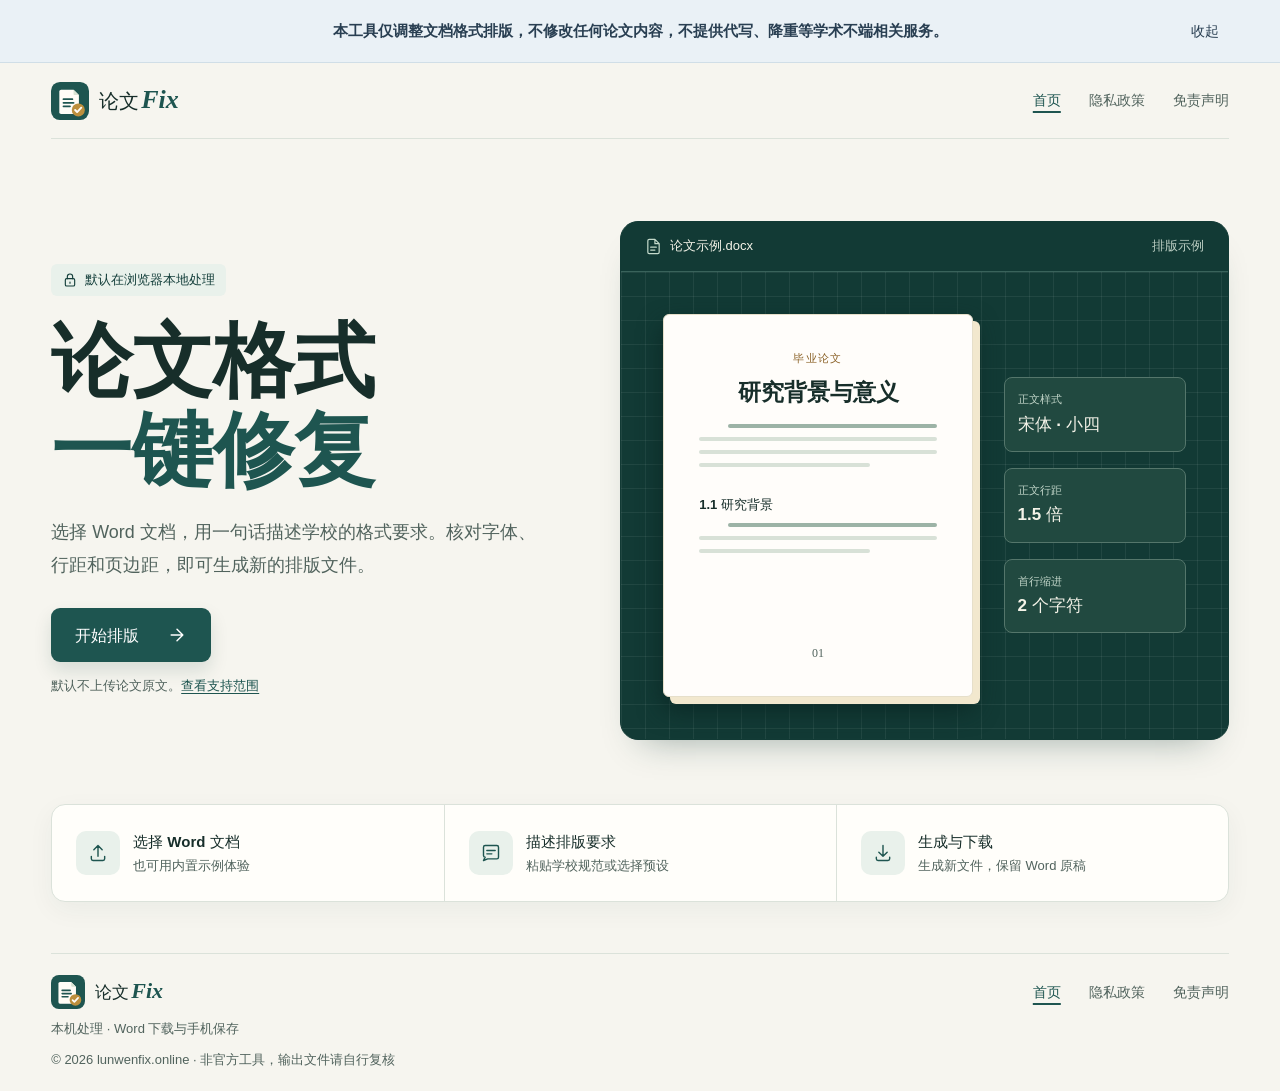
<file: index.html>
<!doctype html>
<html lang="zh-CN">
<head>
  <meta charset="utf-8">
  <meta name="viewport" content="width=device-width,initial-scale=1,viewport-fit=cover">
  <meta name="theme-color" content="#f6f5ef">
  <meta name="referrer" content="no-referrer">

  <!-- SEO：标题、描述与关键词 -->
  <title>论文格式一键修复 · lunwenfix.online｜本地处理，不上传论文原文</title>
  <meta name="description" content="lunwenfix.online 论文格式修复：上传 .docx，用一句话描述字体、字号、行距、缩进等要求，在浏览器本地完成排版并下载。默认不上传论文原文，AI 模式仅发送格式规则。支持参考文献 GB/T 7714 悬挂缩进，并附工具能力边界说明。">
  <meta name="keywords" content="论文格式,毕业论文排版,Word格式修复,参考文献格式,GB/T 7714,论文格式一键修复,docx排版">
  <meta name="author" content="lunwenfix.online">
  <link rel="canonical" href="https://lunwenfix.online/">
  <meta name="robots" content="index,follow">
  <link rel="sitemap" type="application/xml" title="Sitemap" href="./sitemap.xml">

  <!-- Open Graph / 微信等平台分享卡片 -->
  <meta property="og:type" content="website">
  <meta property="og:site_name" content="论文 Fix · lunwenfix.online">
  <meta property="og:title" content="论文格式一键修复 · 本地处理，不上传论文原文">
  <meta property="og:description" content="上传 .docx，用一句话描述格式要求，浏览器本地排版并下载。默认不上传论文原文，AI 仅发送格式规则。">
  <meta property="og:url" content="https://lunwenfix.online/">
  <meta property="og:image" content="https://lunwenfix.online/assets/og-cover.png">
  <meta property="og:image:width" content="1200">
  <meta property="og:image:height" content="630">
  <meta property="og:image:alt" content="论文格式一键修复 · 本地安全处理，不上传论文原文">
  <meta property="og:locale" content="zh_CN">

  <!-- Twitter / X 分享卡片 -->
  <meta name="twitter:card" content="summary_large_image">
  <meta name="twitter:title" content="论文格式一键修复 · lunwenfix.online">
  <meta name="twitter:description" content="浏览器本地处理 .docx，默认不上传论文原文；一句话描述格式要求，生成并下载修复后的文档。">
  <meta name="twitter:image" content="https://lunwenfix.online/assets/og-cover.png">
  <meta name="twitter:image:alt" content="论文格式一键修复 · 本地安全处理">

  <!-- 品牌图标：SVG / ICO / Apple Touch / PWA -->
  <link rel="icon" href="./favicon.ico" sizes="any">
  <link rel="icon" type="image/svg+xml" href="./favicon.svg">
  <link rel="apple-touch-icon" href="./apple-touch-icon.png">
  <link rel="manifest" href="./manifest.webmanifest">

  <link rel="stylesheet" href="./styles.css?v=compliance-checklist">
  <script src="./config.js" defer></script>
  <script src="./jszip.min.js" defer></script>
  <script src="./rules.js" defer></script>
  <script src="./formatter.js" defer></script>
  <script src="./sample-doc.js" defer></script>
  <script src="./local-files.js" defer></script>
  <script src="./downloads.js?v=cache-retention" defer></script>
  <script src="./site.js?v=compliance-checklist" defer></script>
  <script src="./app.js?v=cache-retention" defer></script>
</head>
<body>
  <svg class="icon-definitions" xmlns="http://www.w3.org/2000/svg" aria-hidden="true">
    <symbol id="icon-arrow" viewBox="0 0 24 24"><path d="M5 12h14m-7-7 7 7-7 7"/></symbol>
    <symbol id="icon-file" viewBox="0 0 24 24"><path d="M14 2H6a2 2 0 0 0-2 2v16a2 2 0 0 0 2 2h12a2 2 0 0 0 2-2V8zm0 0v6h6M8 13h8m-8 4h6"/></symbol>
    <symbol id="icon-upload" viewBox="0 0 24 24"><path d="M12 16V3m-5 5 5-5 5 5M4 16v3a2 2 0 0 0 2 2h12a2 2 0 0 0 2-2v-3"/></symbol>
    <symbol id="icon-message" viewBox="0 0 24 24"><path d="M5 17 3 21l5-2h11a2 2 0 0 0 2-2V5a2 2 0 0 0-2-2H5a2 2 0 0 0-2 2v10a2 2 0 0 0 2 2Zm2-8h10m-10 4h6"/></symbol>
    <symbol id="icon-list" viewBox="0 0 24 24"><path d="M9 6h11M9 12h11M9 18h11M4 6h.01M4 12h.01M4 18h.01"/></symbol>
    <symbol id="icon-check" viewBox="0 0 24 24"><path d="m5 12 4 4L19 6"/></symbol>
    <symbol id="icon-lock" viewBox="0 0 24 24"><rect x="5" y="10" width="14" height="11" rx="2"/><path d="M8 10V7a4 4 0 1 1 8 0v3m-4 5v2"/></symbol>
    <symbol id="icon-download" viewBox="0 0 24 24"><path d="M12 3v13m-5-5 5 5 5-5M4 17v2a2 2 0 0 0 2 2h12a2 2 0 0 0 2-2v-2"/></symbol>
  </svg>
  <a class="skip-link" href="#launchMain">跳到主要内容</a>

  <aside id="complianceBanner" class="compliance-banner" aria-label="学术使用声明">
    <div class="compliance-inner">
      <p id="complianceMessage">本工具仅调整文档格式排版，不修改任何论文内容，不提供代写、降重等学术不端相关服务。</p>
      <p id="complianceCompact" hidden>学术使用声明</p>
      <button id="complianceToggle" class="compliance-toggle" type="button" aria-expanded="true" aria-controls="complianceMessage" hidden>收起</button>
    </div>
  </aside>

  <header class="topbar">
    <a class="brand" href="./" aria-label="论文 Fix 首页">
      <img class="brand-icon" src="./favicon.svg" width="38" height="38" alt="">
      <span>论文<span class="brand-fix">Fix</span></span>
    </a>
    <nav class="topnav" aria-label="主导航">
      <a href="./" data-nav="home">首页</a>
      <a href="./privacy.html">隐私政策</a>
      <a href="./disclaimer.html">免责声明</a>
    </nav>
  </header>

  <!-- 启动开始界面（P1-12）：单页双视图，刷新后默认显示 -->
  <div id="launchView" class="launch-view">
    <main class="launch-main" id="launchMain" aria-labelledby="launchTitle" tabindex="-1">
      <div class="hero">
        <div class="hero-content">
          <p class="privacy-label"><svg class="icon" aria-hidden="true"><use href="#icon-lock"/></svg>默认在浏览器本地处理</p>
          <h1 id="launchTitle">论文格式<span>一键修复</span></h1>
          <p class="launch-intro">选择 Word 文档，用一句话描述学校的格式要求。核对字体、行距和页边距，即可生成新的排版文件。</p>
          <button id="startJourney" class="button start-button" type="button">
            <span>开始排版</span><svg class="icon" aria-hidden="true"><use href="#icon-arrow"/></svg>
          </button>
          <p class="launch-boundary">默认不上传论文原文。<a href="./disclaimer.html">查看支持范围</a></p>
        </div>
        <figure class="hero-demo">
          <figcaption class="demo-caption">
            <span><svg class="icon" aria-hidden="true"><use href="#icon-file"/></svg>论文示例.docx</span>
            <span>排版示例</span>
          </figcaption>
          <div class="demo-body">
            <div class="demo-paper" aria-hidden="true">
              <div class="demo-kicker">毕业论文</div>
              <div class="demo-title">研究背景与意义</div>
              <div class="demo-lines"><i></i><i></i><i></i><i></i></div>
              <div class="demo-subhead">1.1 研究背景</div>
              <div class="demo-lines"><i></i><i></i><i></i></div>
              <div class="demo-page-number">01</div>
            </div>
            <dl class="demo-rules">
              <div><dt>正文样式</dt><dd>宋体 · 小四</dd></div>
              <div><dt>正文行距</dt><dd>1.5 倍</dd></div>
              <div><dt>首行缩进</dt><dd>2 个字符</dd></div>
            </dl>
          </div>
        </figure>
      </div>
      <ol class="workflow" aria-label="排版流程">
        <li><span class="workflow-icon"><svg class="icon" aria-hidden="true"><use href="#icon-upload"/></svg></span><div><strong>选择 Word 文档</strong><p>也可用内置示例体验</p></div></li>
        <li><span class="workflow-icon"><svg class="icon" aria-hidden="true"><use href="#icon-message"/></svg></span><div><strong>描述排版要求</strong><p>粘贴学校规范或选择预设</p></div></li>
        <li><span class="workflow-icon"><svg class="icon" aria-hidden="true"><use href="#icon-download"/></svg></span><div><strong>生成与下载</strong><p>生成新文件，保留 Word 原稿</p></div></li>
      </ol>
    </main>
  </div>

  <!-- 工具主界面（原有页面，进入后展示） -->
  <div id="appView" class="app-view" hidden>
    <main class="workspace" id="mainContent" tabindex="-1">
      <div class="intro">
        <div><h1 tabindex="-1">论文排版工作台</h1><p>选择文档，描述格式要求，核对后生成 Word 文件。</p></div>
        <p class="privacy-label"><svg class="icon" aria-hidden="true"><use href="#icon-lock"/></svg>默认本地处理</p>
      </div>
      <div id="connection" class="notice" role="status">正在准备格式助手…</div>
      <button id="localFallback" class="button outline" type="button" hidden>仅使用本机规则解析</button>
      <div id="resume" class="notice" hidden></div>
      <div class="layout">
        <div class="left-column">
          <section class="panel upload-panel" id="uploadPanel" aria-labelledby="uploadTitle">
            <div class="section-label"><span class="step" aria-hidden="true">01</span><h2 id="uploadTitle">选择论文</h2></div>
            <label class="drop-zone" id="dropZone" for="file">
              <span class="upload-mark"><svg class="icon" aria-hidden="true"><use href="#icon-upload"/></svg></span>
              <span class="file-description"><strong id="fileName">点击选择或拖放 Word 文档</strong><span id="fileMeta">本地模式支持 .docx</span></span>
              <span class="pick-label" aria-hidden="true">选择文件</span>
            </label>
            <input id="file" class="sr-only" type="file" accept=".docx,.doc,application/msword,application/vnd.openxmlformats-officedocument.wordprocessingml.document" aria-describedby="privacyNote uploadError">
            <p id="uploadError" class="field-error" role="alert"></p>
            <div class="sample-row">
              <button id="loadSample" class="button outline" type="button" aria-describedby="sampleHint">加载示例文档</button>
              <p id="sampleHint" class="small-note">用内置 .docx 体验完整排版流程。</p>
            </div>
            <p id="largeFileHint" class="large-file-hint" role="status" hidden></p>
            <p id="privacyNote" class="small-note">文档在当前浏览器内处理，不上传。原稿不会被覆盖。</p>
            <p id="wechatStart" class="wechat-help" hidden></p>
            <details class="capability-card" id="capabilityCard">
              <summary>查看格式支持范围</summary>
              <p>本工具只调整段落级排版，以下内容<strong>不支持自动处理</strong>，会保留原样或跳过：</p>
              <ul class="capability-list">
                <li>页眉、页脚、页码</li>
                <li>自动目录</li>
                <li>封面版式</li>
                <li>复杂公式</li>
                <li>三线表</li>
                <li>悬挂缩进以外的复杂表格样式</li>
                <li>斜体</li>
                <li>字体颜色</li>
                <li>下划线</li>
                <li>分栏</li>
                <li>横向页面</li>
                <li>手动分页</li>
              </ul>
              <p class="capability-note">含公式、图片、复杂域或修订的段落会被保守跳过；生成后请在 Word / WPS 中复核封面、目录与表格。</p>
            </details>
          </section>
          <section class="panel chat-panel" id="chatPanel" aria-labelledby="chatTitle">
            <div class="section-label"><span class="step" aria-hidden="true">02</span><h2 id="chatTitle">描述排版要求</h2><span id="engine" class="tag">常用格式识别</span></div>
            <div id="messages" class="messages" role="log" aria-label="排版对话" aria-live="polite" aria-relevant="additions text" tabindex="0"></div>
            <div class="examples" aria-label="试试这些描述">
              <button class="chip" type="button" data-example="正文宋体小四，1.5倍行距，首行缩进2个字；一级标题黑体三号居中；二级标题黑体四号；参考文献宋体五号。">常用论文格式 <span>↗</span></button>
              <button class="chip" type="button" data-example="正文行距改成固定值20磅，英文和数字用Times New Roman。">调整行距和英文 <span>↗</span></button>
              <button class="chip" type="button" data-example="页边距上下2.5厘米，左右3厘米。">调整页边距 <span>↗</span></button>
              <button class="chip" type="button" data-example="参考文献按 GB/T 7714 格式，宋体五号，悬挂缩进 2 字符。">参考文献 GB/T 7714 <span>↗</span></button>
              <button class="chip" type="button" data-example="正文固定行距22磅，段前段后各0.5行。">固定行距 22 磅 <span>↗</span></button>
            </div>
            <form id="chatForm" class="composer">
              <label class="composer-label" for="message">格式要求</label>
              <textarea id="message" maxlength="6000" rows="3" placeholder="例如：正文用宋体小四，1.5 倍行距。也可以粘贴学校的格式要求。"></textarea>
              <div class="composer-bottom"><span class="composer-hint">支持继续补充要求</span><button id="send" class="button secondary" type="submit" disabled><span id="sendLabel">发送要求</span><svg class="icon" aria-hidden="true"><use href="#icon-arrow"/></svg></button></div>
            </form>
            <div class="chat-tools"><button id="undo" class="text-button" disabled>撤回上一轮</button><button id="reset" class="text-button" disabled>恢复默认格式</button><label id="aiOption" hidden class="check-label"><input id="useAi" type="checkbox">启用智能理解</label></div>
            <p id="aiPrivacy" class="small-note" hidden>启用后，仅将你输入的格式描述和当前格式清单发送给已配置的 AI 服务，论文文件不会发送给 AI。</p>
          </section>
        </div>
        <aside class="panel format-panel" id="formatPanel" aria-labelledby="formatTitle">
          <div class="section-label"><span class="step" aria-hidden="true">03</span><h2 id="formatTitle">核对格式</h2></div>
          <div class="summary-intro"><span class="status-dot"></span><p id="summaryNote">未指定的项目使用下方默认值</p></div>
          <div id="ruleSummary" class="rule-summary"><p class="muted">格式清单加载中…</p></div>
          <p class="small-note">使用保守识别：含公式、图片或复杂域的段落会尽量保留原格式，处理后请检查封面与目录。</p>
          <div class="generate-box">
            <label id="keepResultOption" class="check-label keep-result"><input id="keepResult" type="checkbox">在本浏览器保存结果，24 小时内可恢复（默认不保存）</label>
            <label id="cloudOption" class="check-label" hidden><input id="useCloud" type="checkbox">使用云端增强处理（会上传文档，可生成 PDF 与取件链接）</label>
            <p id="cloudPrivacy" class="small-note" hidden>云端增强仅在主动勾选后启用并上传文档；不勾选时文档全程在本机处理，不会被上传。</p>
            <label id="pdfOption" class="check-label" hidden><input id="makePdf" type="checkbox">同时生成 PDF 文件</label>
            <button id="run" class="button primary-action" disabled><span id="runLabel">生成排版文件</span><svg class="icon" aria-hidden="true"><use href="#icon-arrow"/></svg></button>
            <progress id="progress" hidden max="100" value="0" aria-label="文件处理进度"></progress>
            <p id="status" class="action-status" role="status">请选择论文并核对格式清单。</p>
          </div>
        </aside>
      </div>

      <section id="result" class="panel result-panel" hidden aria-labelledby="resultTitle"></section>
    </main>
  </div>

  <!-- 底栏放在工作台之外，跟随浏览器可见区域。 -->
  <nav id="mobileTabs" class="mobile-tabs" aria-label="手机端工具导航" hidden>
      <button class="mobile-tab is-active" type="button" data-mobile-target="uploadPanel" aria-controls="uploadPanel" aria-label="上传论文" aria-current="true"><svg class="icon" aria-hidden="true"><use href="#icon-upload"/></svg><span class="mobile-tab-label">上传</span></button>
      <button class="mobile-tab" type="button" data-mobile-target="chatPanel" aria-controls="chatPanel" aria-label="输入排版要求"><svg class="icon" aria-hidden="true"><use href="#icon-message"/></svg><span class="mobile-tab-label">要求</span></button>
      <button class="mobile-tab" type="button" data-mobile-target="formatPanel" aria-controls="formatPanel" aria-label="核对格式清单"><svg class="icon" aria-hidden="true"><use href="#icon-list"/></svg><span class="mobile-tab-label">格式</span></button>
      <button id="mobileRun" class="mobile-tab mobile-tab-run" type="button" aria-label="生成排版文件" disabled><svg class="icon" aria-hidden="true"><use href="#icon-arrow"/></svg><span class="mobile-tab-label">生成</span></button>
      <button class="mobile-tab" type="button" data-mobile-target="result" aria-controls="result" aria-label="查看生成结果"><svg class="icon" aria-hidden="true"><use href="#icon-check"/></svg><span class="mobile-tab-label">结果</span></button>
  </nav>

  <!-- 全站页脚：品牌与站内导航 -->
  <footer class="site-footer" id="siteFooter">
    <div class="footer-grid">
      <div class="footer-brand">
        <a class="brand" href="./" aria-label="论文 Fix 首页"><img class="brand-icon" src="./favicon.svg" width="34" height="34" alt=""><span>论文<span class="brand-fix">Fix</span></span></a>
        <p id="footerMode" class="footer-mode">本机处理 · Word 下载与手机保存</p>
      </div>
      <nav class="footer-links" aria-label="页脚导航">
        <a href="./">首页</a>
        <a href="./privacy.html">隐私政策</a>
        <a href="./disclaimer.html">免责声明</a>
      </nav>
    </div>
    <p class="footer-copy">© 2026 lunwenfix.online · 非官方工具，输出文件请自行复核</p>
  </footer>
</body>
</html>
</file>
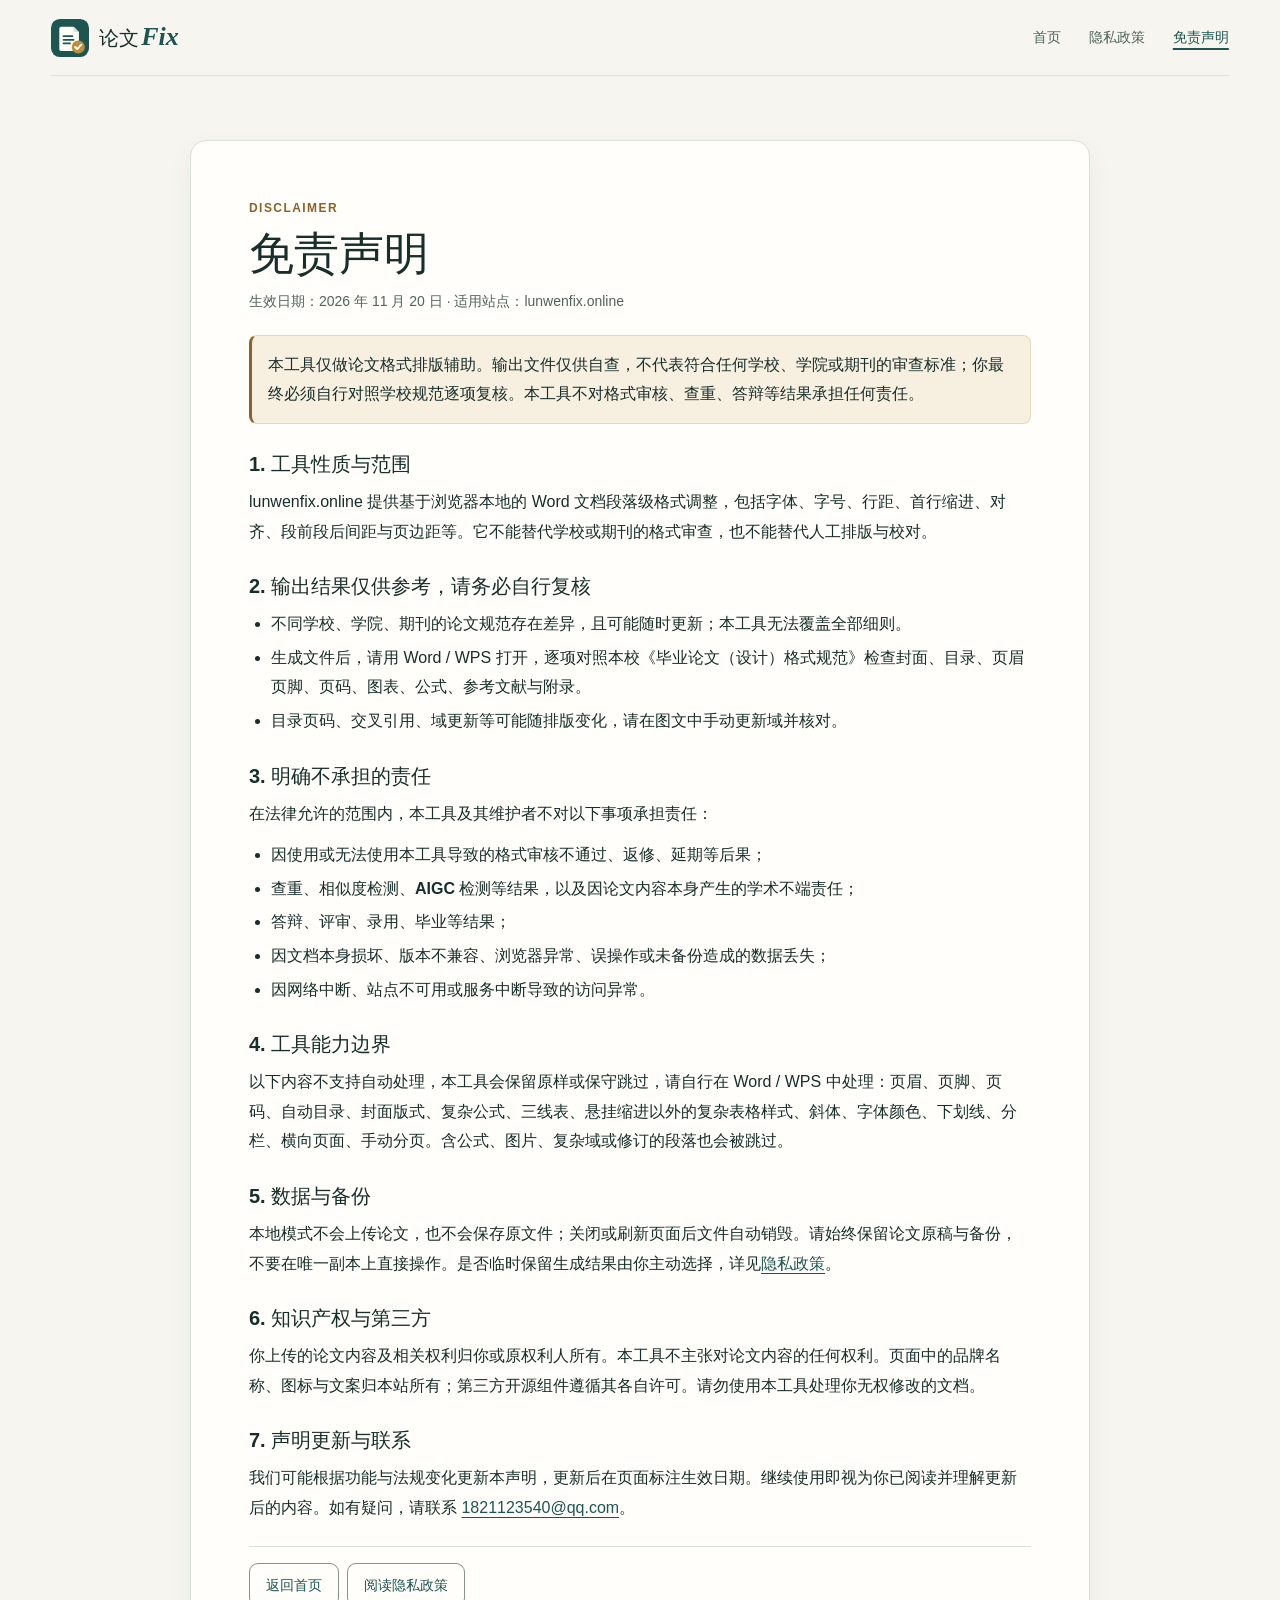
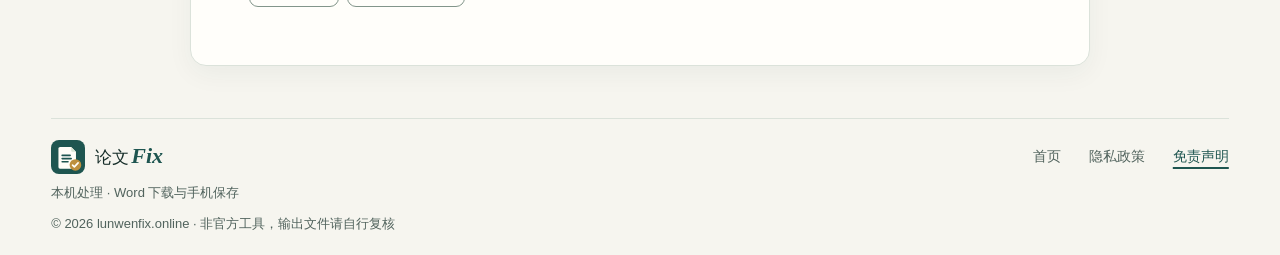
<file: disclaimer.html>
<!doctype html>
<html lang="zh-CN">
<head>
  <meta charset="utf-8">
  <meta name="viewport" content="width=device-width,initial-scale=1,viewport-fit=cover">
  <meta name="theme-color" content="#f6f5ef">
  <meta name="referrer" content="no-referrer">
  <title>免责声明 · lunwenfix.online 论文格式修复</title>
  <meta name="description" content="lunwenfix.online 免责声明：本工具仅做论文格式排版辅助，输出文件仅供自查，不代表符合各校或各期刊审查标准；用户须自行对照学校规范复核；工具不对格式审核、查重、答辩结果承担责任。">
  <link rel="canonical" href="https://lunwenfix.online/disclaimer.html">
  <meta name="robots" content="index,follow">
  <link rel="sitemap" type="application/xml" title="Sitemap" href="./sitemap.xml">
  <meta property="og:type" content="article">
  <meta property="og:site_name" content="论文 Fix · lunwenfix.online">
  <meta property="og:title" content="免责声明 · lunwenfix.online">
  <meta property="og:description" content="格式排版辅助，输出仅供自查；请自行对照学校规范复核。">
  <meta property="og:url" content="https://lunwenfix.online/disclaimer.html">
  <meta property="og:image" content="https://lunwenfix.online/assets/og-cover.png">
  <meta name="twitter:card" content="summary_large_image">
  <meta name="twitter:title" content="免责声明 · lunwenfix.online">
  <meta name="twitter:description" content="格式排版辅助，输出仅供自查；请自行对照学校规范复核。">
  <meta name="twitter:image" content="https://lunwenfix.online/assets/og-cover.png">
  <link rel="icon" href="./favicon.ico" sizes="any">
  <link rel="icon" type="image/svg+xml" href="./favicon.svg">
  <link rel="apple-touch-icon" href="./apple-touch-icon.png">
  <link rel="manifest" href="./manifest.webmanifest">
  <link rel="stylesheet" href="./styles.css">
  <script src="./site.js" defer></script>
</head>
<body>
  <a class="skip-link" href="#mainContent">跳到主要内容</a>
  <header class="topbar">
    <a class="brand" href="./" aria-label="论文 Fix 首页"><img class="brand-icon" src="./favicon.svg" width="38" height="38" alt=""><span>论文<span class="brand-fix">Fix</span></span></a>
    <nav class="topnav" aria-label="主导航"><a href="./">首页</a><a href="./privacy.html">隐私政策</a><a href="./disclaimer.html">免责声明</a></nav>
  </header>

  <main class="doc-page" id="mainContent" tabindex="-1">
    <article class="panel doc-card">
      <p class="eyebrow">DISCLAIMER</p>
      <h1>免责声明</h1>
      <p class="doc-meta">生效日期：2026 年 11 月 20 日 · 适用站点：lunwenfix.online</p>

      <div class="doc-content">
        <p class="doc-callout">本工具仅做论文格式排版辅助。输出文件<strong>仅供自查</strong>，不代表符合任何学校、学院或期刊的审查标准；你最终必须自行对照学校规范逐项复核。本工具不对格式审核、查重、答辩等结果承担任何责任。</p>

        <h2>1. 工具性质与范围</h2>
        <p>lunwenfix.online 提供基于浏览器本地的 Word 文档段落级格式调整，包括字体、字号、行距、首行缩进、对齐、段前段后间距与页边距等。它不能替代学校或期刊的格式审查，也不能替代人工排版与校对。</p>

        <h2>2. 输出结果仅供参考，请务必自行复核</h2>
        <ul>
          <li>不同学校、学院、期刊的论文规范存在差异，且可能随时更新；本工具无法覆盖全部细则。</li>
          <li>生成文件后，请用 Word / WPS 打开，逐项对照本校《毕业论文（设计）格式规范》检查封面、目录、页眉页脚、页码、图表、公式、参考文献与附录。</li>
          <li>目录页码、交叉引用、域更新等可能随排版变化，请在图文中手动更新域并核对。</li>
        </ul>

        <h2>3. 明确不承担的责任</h2>
        <p>在法律允许的范围内，本工具及其维护者不对以下事项承担责任：</p>
        <ul>
          <li>因使用或无法使用本工具导致的<strong>格式审核不通过、返修、延期</strong>等后果；</li>
          <li><strong>查重、相似度检测、AIGC 检测</strong>等结果，以及因论文内容本身产生的学术不端责任；</li>
          <li><strong>答辩、评审、录用、毕业</strong>等结果；</li>
          <li>因文档本身损坏、版本不兼容、浏览器异常、误操作或未备份造成的数据丢失；</li>
          <li>因网络中断、站点不可用或服务中断导致的访问异常。</li>
        </ul>

        <h2>4. 工具能力边界</h2>
        <p>以下内容<strong>不支持自动处理</strong>，本工具会保留原样或保守跳过，请自行在 Word / WPS 中处理：页眉、页脚、页码、自动目录、封面版式、复杂公式、三线表、悬挂缩进以外的复杂表格样式、斜体、字体颜色、下划线、分栏、横向页面、手动分页。含公式、图片、复杂域或修订的段落也会被跳过。</p>

        <h2>5. 数据与备份</h2>
        <p>本地模式不会上传论文，也不会保存原文件；关闭或刷新页面后文件自动销毁。请始终保留论文原稿与备份，不要在唯一副本上直接操作。是否临时保留生成结果由你主动选择，详见<a href="./privacy.html">隐私政策</a>。</p>

        <h2>6. 知识产权与第三方</h2>
        <p>你上传的论文内容及相关权利归你或原权利人所有。本工具不主张对论文内容的任何权利。页面中的品牌名称、图标与文案归本站所有；第三方开源组件遵循其各自许可。请勿使用本工具处理你无权修改的文档。</p>

        <h2>7. 声明更新与联系</h2>
        <p>我们可能根据功能与法规变化更新本声明，更新后在页面标注生效日期。继续使用即视为你已阅读并理解更新后的内容。如有疑问，请联系 <a href="mailto:1821123540@qq.com">1821123540@qq.com</a>。</p>
      </div>

      <p class="doc-back"><a class="button outline" href="./">返回首页</a><a class="button outline" href="./privacy.html">阅读隐私政策</a></p>
    </article>
  </main>

  <footer class="site-footer" id="siteFooter">
    <div class="footer-grid">
      <div class="footer-brand">
        <a class="brand" href="./" aria-label="论文 Fix 首页"><img class="brand-icon" src="./favicon.svg" width="34" height="34" alt=""><span>论文<span class="brand-fix">Fix</span></span></a>
        <p id="footerMode" class="footer-mode">本机处理 · Word 下载与手机保存</p>
      </div>
      <nav class="footer-links" aria-label="页脚导航"><a href="./">首页</a><a href="./privacy.html">隐私政策</a><a href="./disclaimer.html">免责声明</a></nav>
    </div>
    <p class="footer-copy">© 2026 lunwenfix.online · 非官方工具，输出文件请自行复核</p>
  </footer>
</body>
</html>
</file>
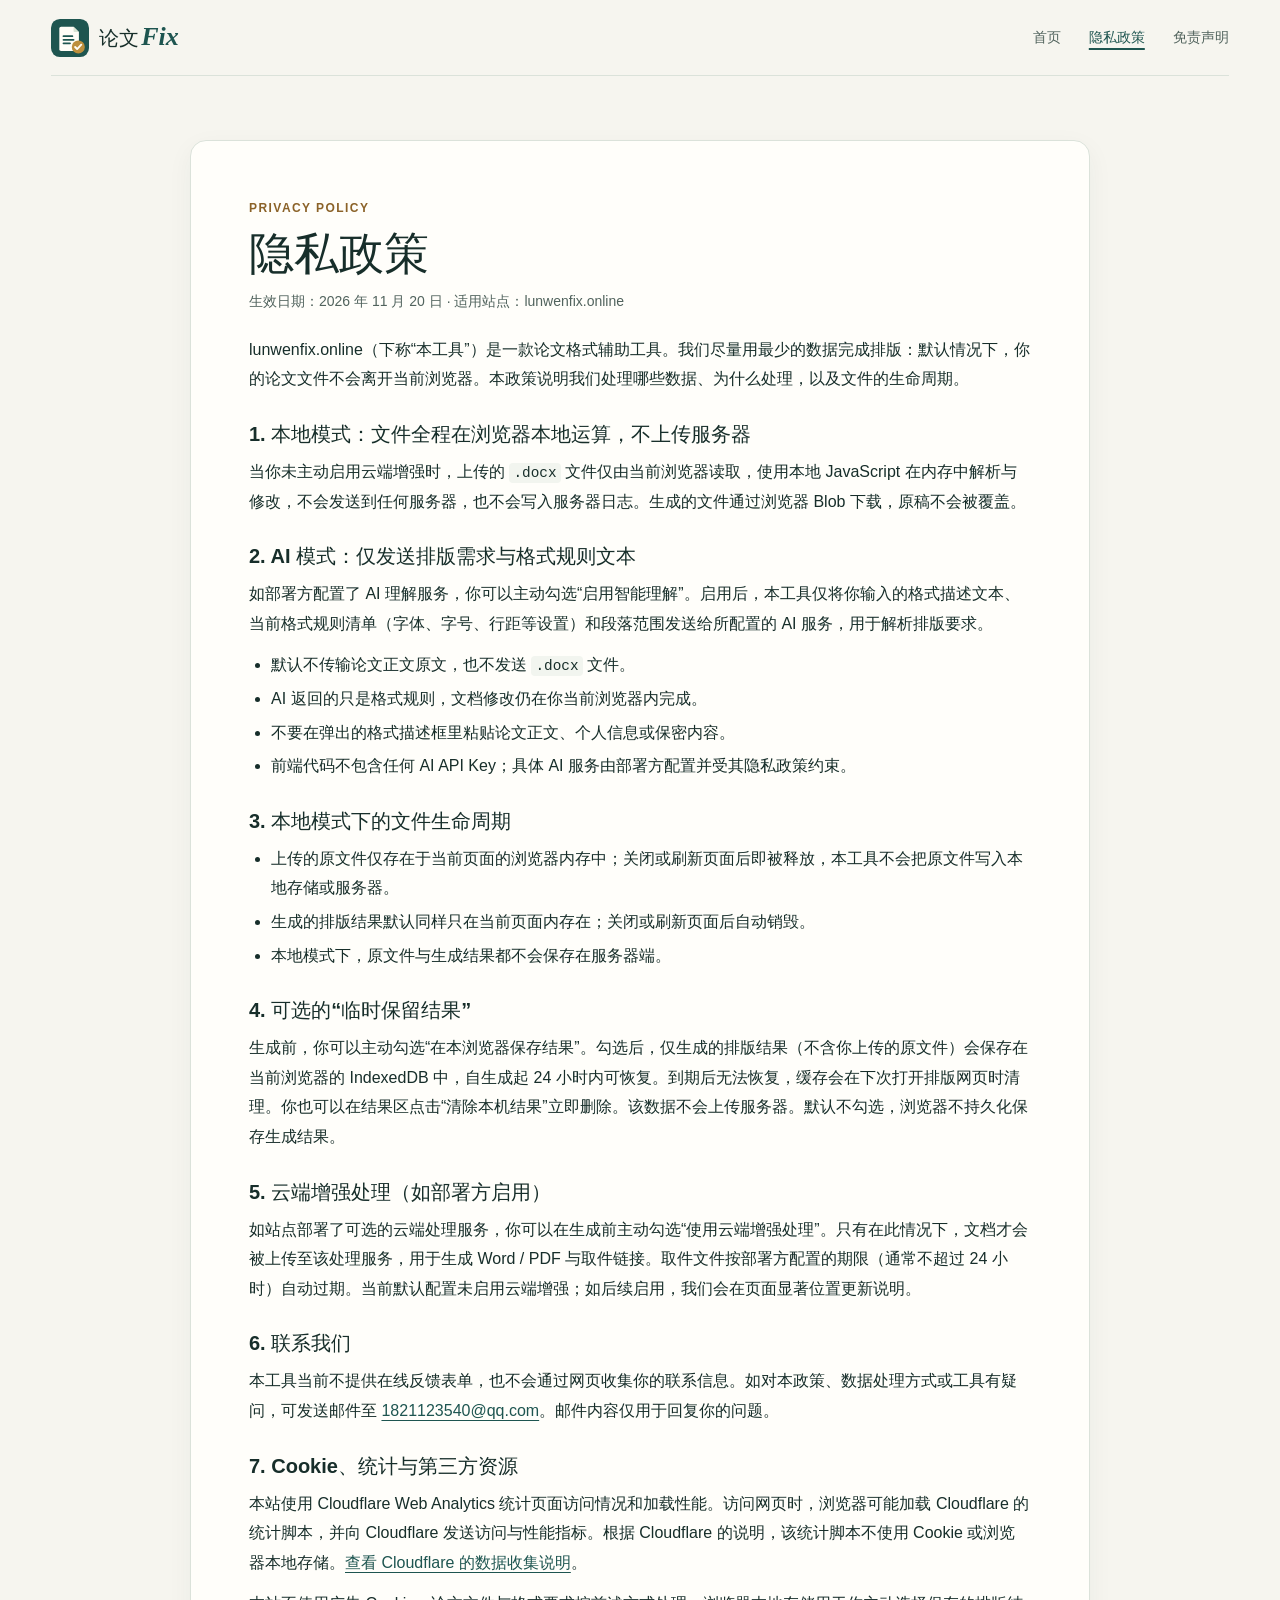
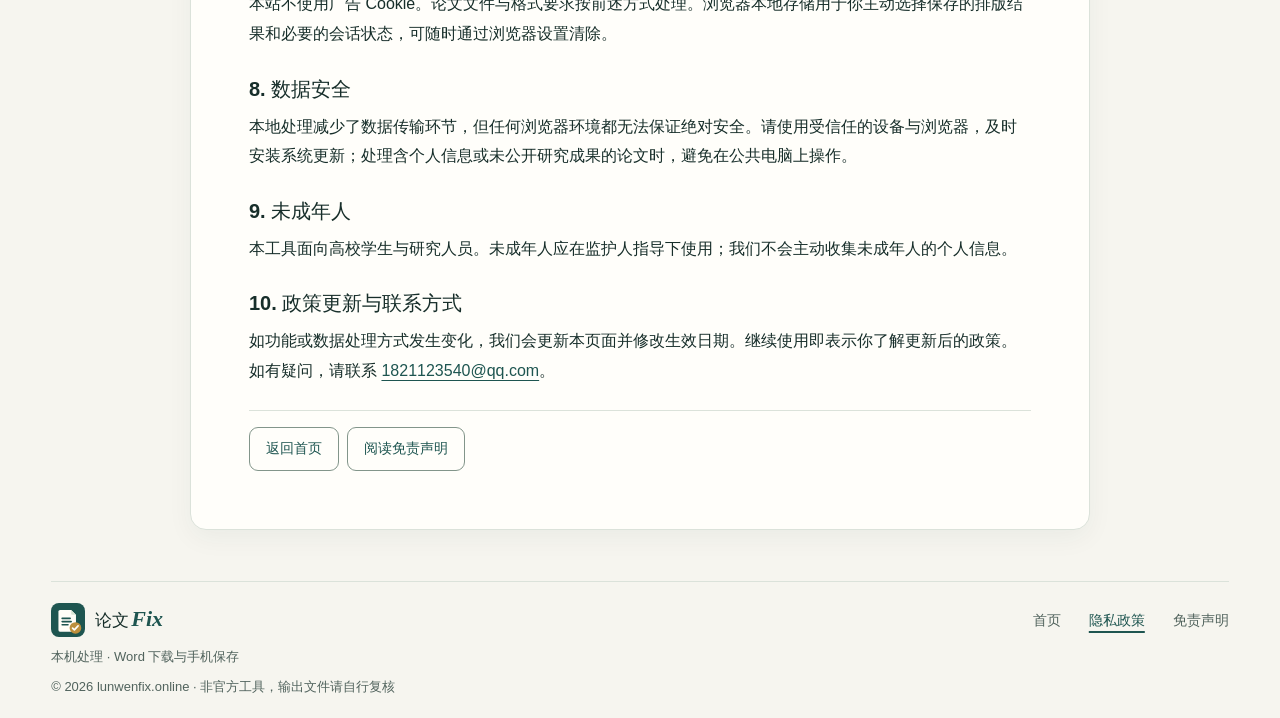
<file: privacy.html>
<!doctype html>
<html lang="zh-CN">
<head>
  <meta charset="utf-8">
  <meta name="viewport" content="width=device-width,initial-scale=1,viewport-fit=cover">
  <meta name="theme-color" content="#f6f5ef">
  <meta name="referrer" content="no-referrer">
  <title>隐私政策 · lunwenfix.online 论文格式修复</title>
  <meta name="description" content="lunwenfix.online 隐私政策。本地模式在浏览器内处理文档，不上传服务器。AI 模式仅发送排版需求和格式规则。生成结果默认不保存。">
  <link rel="canonical" href="https://lunwenfix.online/privacy.html">
  <meta name="robots" content="index,follow">
  <link rel="sitemap" type="application/xml" title="Sitemap" href="./sitemap.xml">
  <meta property="og:type" content="article">
  <meta property="og:site_name" content="论文 Fix · lunwenfix.online">
  <meta property="og:title" content="隐私政策 · lunwenfix.online">
  <meta property="og:description" content="本地模式不上传论文。AI 模式仅发送格式要求与规则清单。生成结果默认不保存。">
  <meta property="og:url" content="https://lunwenfix.online/privacy.html">
  <meta property="og:image" content="https://lunwenfix.online/assets/og-cover.png">
  <meta name="twitter:card" content="summary_large_image">
  <meta name="twitter:title" content="隐私政策 · lunwenfix.online">
  <meta name="twitter:description" content="本地模式不上传论文；AI 模式仅发送格式要求与规则清单。">
  <meta name="twitter:image" content="https://lunwenfix.online/assets/og-cover.png">
  <link rel="icon" href="./favicon.ico" sizes="any">
  <link rel="icon" type="image/svg+xml" href="./favicon.svg">
  <link rel="apple-touch-icon" href="./apple-touch-icon.png">
  <link rel="manifest" href="./manifest.webmanifest">
  <link rel="stylesheet" href="./styles.css">
  <script src="./site.js" defer></script>
</head>
<body>
  <a class="skip-link" href="#mainContent">跳到主要内容</a>
  <header class="topbar">
    <a class="brand" href="./" aria-label="论文 Fix 首页"><img class="brand-icon" src="./favicon.svg" width="38" height="38" alt=""><span>论文<span class="brand-fix">Fix</span></span></a>
    <nav class="topnav" aria-label="主导航"><a href="./">首页</a><a href="./privacy.html">隐私政策</a><a href="./disclaimer.html">免责声明</a></nav>
  </header>

  <main class="doc-page" id="mainContent" tabindex="-1">
    <article class="panel doc-card">
      <p class="eyebrow">PRIVACY POLICY</p>
      <h1>隐私政策</h1>
      <p class="doc-meta">生效日期：2026 年 11 月 20 日 · 适用站点：lunwenfix.online</p>

      <div class="doc-content">
        <p>lunwenfix.online（下称“本工具”）是一款论文格式辅助工具。我们尽量用最少的数据完成排版：默认情况下，你的论文文件不会离开当前浏览器。本政策说明我们处理哪些数据、为什么处理，以及文件的生命周期。</p>

        <h2>1. 本地模式：文件全程在浏览器本地运算，不上传服务器</h2>
        <p>当你未主动启用云端增强时，上传的 <code>.docx</code> 文件仅由当前浏览器读取，使用本地 JavaScript 在内存中解析与修改，不会发送到任何服务器，也不会写入服务器日志。生成的文件通过浏览器 Blob 下载，原稿不会被覆盖。</p>

        <h2>2. AI 模式：仅发送排版需求与格式规则文本</h2>
        <p>如部署方配置了 AI 理解服务，你可以主动勾选“启用智能理解”。启用后，本工具仅将你输入的<strong>格式描述文本</strong>、当前<strong>格式规则清单</strong>（字体、字号、行距等设置）和段落范围发送给所配置的 AI 服务，用于解析排版要求。</p>
        <ul>
          <li><strong>默认不传输论文正文原文</strong>，也不发送 <code>.docx</code> 文件。</li>
          <li>AI 返回的只是格式规则，文档修改仍在你当前浏览器内完成。</li>
          <li>不要在弹出的格式描述框里粘贴论文正文、个人信息或保密内容。</li>
          <li>前端代码不包含任何 AI API Key；具体 AI 服务由部署方配置并受其隐私政策约束。</li>
        </ul>

        <h2>3. 本地模式下的文件生命周期</h2>
        <ul>
          <li><strong>上传的原文件</strong>仅存在于当前页面的浏览器内存中；关闭或刷新页面后即被释放，本工具不会把原文件写入本地存储或服务器。</li>
          <li><strong>生成的排版结果</strong>默认同样只在当前页面内存在；关闭或刷新页面后自动销毁。</li>
          <li>本地模式下，原文件与生成结果都不会保存在服务器端。</li>
        </ul>

        <h2>4. 可选的“临时保留结果”</h2>
        <p>生成前，你可以主动勾选“在本浏览器保存结果”。勾选后，<strong>仅生成的排版结果</strong>（不含你上传的原文件）会保存在当前浏览器的 IndexedDB 中，自生成起 24 小时内可恢复。到期后无法恢复，缓存会在下次打开排版网页时清理。你也可以在结果区点击“清除本机结果”立即删除。该数据不会上传服务器。默认不勾选，浏览器不持久化保存生成结果。</p>

        <h2>5. 云端增强处理（如部署方启用）</h2>
        <p>如站点部署了可选的云端处理服务，你可以在生成前主动勾选“使用云端增强处理”。只有在此情况下，文档才会被上传至该处理服务，用于生成 Word / PDF 与取件链接。取件文件按部署方配置的期限（通常不超过 24 小时）自动过期。当前默认配置<strong>未启用云端增强</strong>；如后续启用，我们会在页面显著位置更新说明。</p>

        <h2>6. 联系我们</h2>
        <p>本工具当前不提供在线反馈表单，也不会通过网页收集你的联系信息。如对本政策、数据处理方式或工具有疑问，可发送邮件至 <a href="mailto:1821123540@qq.com">1821123540@qq.com</a>。邮件内容仅用于回复你的问题。</p>

        <h2>7. Cookie、统计与第三方资源</h2>
        <p>本站使用 Cloudflare Web Analytics 统计页面访问情况和加载性能。访问网页时，浏览器可能加载 Cloudflare 的统计脚本，并向 Cloudflare 发送访问与性能指标。根据 Cloudflare 的说明，该统计脚本不使用 Cookie 或浏览器本地存储。<a href="https://developers.cloudflare.com/speed/observatory/rum-beacon/">查看 Cloudflare 的数据收集说明</a>。</p>
        <p>本站不使用广告 Cookie。论文文件与格式要求按前述方式处理。浏览器本地存储用于你主动选择保存的排版结果和必要的会话状态，可随时通过浏览器设置清除。</p>

        <h2>8. 数据安全</h2>
        <p>本地处理减少了数据传输环节，但任何浏览器环境都无法保证绝对安全。请使用受信任的设备与浏览器，及时安装系统更新；处理含个人信息或未公开研究成果的论文时，避免在公共电脑上操作。</p>

        <h2>9. 未成年人</h2>
        <p>本工具面向高校学生与研究人员。未成年人应在监护人指导下使用；我们不会主动收集未成年人的个人信息。</p>

        <h2>10. 政策更新与联系方式</h2>
        <p>如功能或数据处理方式发生变化，我们会更新本页面并修改生效日期。继续使用即表示你了解更新后的政策。如有疑问，请联系 <a href="mailto:1821123540@qq.com">1821123540@qq.com</a>。</p>
      </div>

      <p class="doc-back"><a class="button outline" href="./">返回首页</a><a class="button outline" href="./disclaimer.html">阅读免责声明</a></p>
    </article>
  </main>

  <footer class="site-footer" id="siteFooter">
    <div class="footer-grid">
      <div class="footer-brand">
        <a class="brand" href="./" aria-label="论文 Fix 首页"><img class="brand-icon" src="./favicon.svg" width="34" height="34" alt=""><span>论文<span class="brand-fix">Fix</span></span></a>
        <p id="footerMode" class="footer-mode">本机处理 · Word 下载与手机保存</p>
      </div>
      <nav class="footer-links" aria-label="页脚导航"><a href="./">首页</a><a href="./privacy.html">隐私政策</a><a href="./disclaimer.html">免责声明</a></nav>
    </div>
    <p class="footer-copy">© 2026 lunwenfix.online · 非官方工具，输出文件请自行复核</p>
  </footer>
</body>
</html>
</file>
<file: styles.css>
:root {
  color-scheme: light;
  font-family: -apple-system, BlinkMacSystemFont, "Segoe UI", "PingFang SC", "Microsoft YaHei", sans-serif;
  color: #172e2a;
  background: #f6f5ef;
  font-synthesis: none;
  --ink: #172e2a;
  --muted: #51635d;
  --line: #dbe2da;
  --control-line: #82958a;
  --green: #1e5550;
  --green-hover: #143f3b;
  --deep: #123a35;
  --paper: #fffefa;
  --soft: #e9f1eb;
  --wash: #f2f5ef;
  --gold: #8b6228;
  --warm: #f7efe0;
  --warm-line: #e5d7bb;
  --focus: #956219;
  --error: #a23d35;
  --error-bg: #fdf0ec;
  --error-line: #eac9bf;
  --gutter: clamp(16px, 4vw, 56px);
  --width: 1280px;
  --panel-pad: clamp(18px, 2.5vw, 30px);
  --shadow: 0 8px 26px rgba(18, 58, 53, .05);
  --serif: "Songti SC", "Noto Serif SC", SimSun, Georgia, serif;
}

* { box-sizing: border-box; }
html { scroll-padding-top: var(--compliance-height, 0px); }
body { margin: 0; font-size: 16px; line-height: 1.6; }
button, input, textarea, select { font: inherit; }
button, summary, select { cursor: pointer; }
button, a, summary { touch-action: manipulation; }
button:disabled, select:disabled { opacity: .48; cursor: not-allowed; }
a { color: var(--green); text-underline-offset: .22em; }
:focus-visible { outline: 3px solid var(--focus); outline-offset: 3px; }
[hidden] { display: none !important; }

.sr-only,
.icon-definitions {
  position: absolute;
  width: 1px;
  height: 1px;
  padding: 0;
  overflow: hidden;
  clip-path: inset(50%);
  white-space: nowrap;
}

.icon {
  width: 20px;
  height: 20px;
  flex: none;
  stroke: currentColor;
  stroke-width: 1.7;
  stroke-linecap: round;
  stroke-linejoin: round;
  fill: none;
}

.skip-link {
  position: absolute;
  z-index: 60;
  left: 16px;
  top: 12px;
  padding: 10px 16px;
  border-radius: 8px;
  background: var(--deep);
  color: white;
  transform: translateY(calc(-100% - 20px));
}

.skip-link:focus { transform: none; }

.compliance-banner {
  position: sticky;
  top: 0;
  z-index: 50;
  padding-top: env(safe-area-inset-top, 0px);
  border-bottom: 1px solid #d0dee7;
  background: #eaf1f6;
  color: #293f52;
}
.compliance-inner {
  display: grid;
  grid-template-columns: 72px minmax(0, 1fr) 72px;
  align-items: center;
  gap: 8px;
  width: min(calc(100% - 2 * var(--gutter)), var(--width));
  margin-inline: auto;
  padding-block: 9px;
}
.compliance-inner p {
  grid-column: 2;
  margin: 0;
  font-size: 15px;
  font-weight: 600;
  font-synthesis: weight;
  text-align: center;
  text-wrap: balance;
}
.compliance-toggle {
  justify-self: end;
  min-width: 48px;
  min-height: 44px;
  padding: 0 8px;
  border: 0;
  border-radius: 6px;
  background: transparent;
  color: inherit;
  font-size: 14px;
  font-weight: 650;
}
.compliance-toggle:hover { background: #dce8f1; }
.compliance-banner.is-collapsed .compliance-inner { padding-block: 0; }
.compliance-banner.is-collapsed p { font-size: 13px; }

.topbar, .launch-main, .workspace, .site-footer {
  width: min(calc(100% - 2 * var(--gutter)), var(--width));
  margin-inline: auto;
}

.topbar {
  min-height: 76px;
  display: flex;
  align-items: center;
  justify-content: space-between;
  gap: 12px;
  border-bottom: 1px solid var(--line);
}

.brand {
  display: inline-flex;
  align-items: center;
  gap: 10px;
  min-height: 44px;
  color: var(--ink);
  text-decoration: none;
  font-size: 20px;
  font-weight: 700;
  white-space: nowrap;
}

.brand-icon { flex: none; display: block; }
.brand-fix {
  margin-left: 2px;
  color: var(--green);
  font: italic 700 26px Georgia, serif;
}

.topnav, .footer-links {
  display: flex;
  align-items: center;
  gap: clamp(8px, 2.5vw, 28px);
}

.topnav a, .footer-links a {
  display: inline-flex;
  align-items: center;
  min-height: 44px;
  color: var(--muted);
  font-size: 14px;
  text-decoration: none;
  white-space: nowrap;
}

.topnav a:hover, .footer-links a:hover,
.topnav a[aria-current="page"], .footer-links a[aria-current="page"] {
  color: var(--green);
  text-decoration: underline;
  text-decoration-thickness: 2px;
  text-underline-offset: .42em;
}

.topnav a[aria-current="page"] { font-weight: 650; }

.button {
  display: inline-flex;
  align-items: center;
  justify-content: center;
  gap: 10px;
  min-height: 44px;
  padding: 10px 16px;
  border: 1px solid transparent;
  border-radius: 9px;
  background: var(--green);
  color: white;
  font-size: 14px;
  font-weight: 650;
  line-height: 1.45;
  text-align: center;
  text-decoration: none;
  transition: background-color .16s ease, border-color .16s ease, color .16s ease;
}

.button:hover:not(:disabled), .button:active:not(:disabled) { background: var(--green-hover); }
.button.outline { background: var(--paper); border-color: var(--control-line); color: var(--green); }
.button.secondary { background: var(--soft); color: var(--green-hover); }
.button.outline:hover:not(:disabled), .button.outline:active:not(:disabled),
.button.secondary:hover:not(:disabled), .button.secondary:active:not(:disabled) {
  background: #dce9de;
  border-color: #a2b7ab;
}

/* 首页与排版示例 */
.launch-main { padding-block: clamp(40px, 6.4vw, 88px) 0; }
.hero {
  display: grid;
  gap: clamp(30px, 5.5vw, 80px);
  align-items: center;
  grid-template-columns: minmax(0, .9fr) minmax(0, 1.1fr);
}

.privacy-label {
  display: inline-flex;
  align-items: center;
  align-self: flex-start;
  gap: 7px;
  margin: 0;
  padding: 6px 11px;
  border-radius: 6px;
  background: var(--soft);
  color: var(--green-hover);
  font-size: 13px;
  font-weight: 600;
}

.privacy-label .icon { width: 16px; height: 16px; }

.hero h1 {
  margin: 22px 0 20px;
  font-family: var(--serif);
  font-size: clamp(46px, 6.3vw, 92px);
  line-height: 1.1;
  font-weight: 700;
  font-synthesis: weight;
}

.hero h1 span { display: block; color: var(--green); }

.launch-intro {
  max-width: 29em;
  margin: 0 0 26px;
  color: var(--muted);
  font-size: clamp(16px, 1.4vw, 19px);
  line-height: 1.85;
}

.start-button {
  gap: 28px;
  min-height: 54px;
  padding-inline: 23px;
  font-size: 16px;
  box-shadow: 0 9px 18px rgba(18, 58, 53, .13);
}

.start-button .icon { transition: transform .18s ease; }
.start-button:hover .icon { transform: translateX(3px); }
.launch-boundary { margin: 14px 0 0; color: var(--muted); font-size: 13px; }

.hero-demo {
  container-type: inline-size;
  min-width: 0;
  margin: 0;
  border: 1px solid var(--deep);
  border-radius: 18px;
  background: var(--deep);
  color: #f4f3e8;
  box-shadow: 0 20px 35px -22px rgba(18, 58, 53, .42);
}

.demo-caption {
  display: flex;
  justify-content: space-between;
  align-items: center;
  gap: 10px;
  padding: 14px clamp(14px, 3vw, 24px);
  border-bottom: 1px solid #39635b;
  font-size: 13px;
}

.demo-caption > span:first-child { display: flex; align-items: center; gap: 8px; }
.demo-caption > span:last-child { color: #bdcfc4; white-space: nowrap; }
.demo-caption .icon { width: 17px; height: 17px; color: #c5dbcc; }

.demo-body {
  display: grid;
  grid-template-columns: minmax(0, 1.7fr) minmax(0, 1fr);
  align-items: center;
  gap: clamp(12px, 5cqw, 31px);
  padding: clamp(16px, 7cqw, 42px);
  border-radius: 0 0 17px 17px;
  background-image: linear-gradient(#ffffff11 1px, transparent 1px),
    linear-gradient(90deg, #ffffff11 1px, transparent 1px);
  background-size: 24px 24px;
}

.demo-paper {
  display: flex;
  flex-direction: column;
  padding: clamp(13px, 5.8cqw, 36px);
  min-width: 0;
  aspect-ratio: .81;
  border: 1px solid #e6dfca;
  border-radius: 6px;
  background: #fffdfa;
  color: var(--ink);
  box-shadow: 7px 7px 0 #f2e8ce, 0 12px 24px #0b2825;
}

.demo-kicker {
  color: var(--gold);
  font-size: 11px;
  letter-spacing: .12em;
  text-align: center;
}

.demo-title {
  margin: 9px -3px 15px;
  text-align: center;
  font: 700 clamp(13px, 4.2cqw, 23px)/1.4 var(--serif);
  font-synthesis: weight;
}

.demo-lines { display: grid; gap: clamp(5px, 1.5cqw, 9px); }
.demo-lines i {
  display: block;
  height: 4px;
  border-radius: 4px;
  background: #d8e1d7;
}
.demo-lines i:first-child { margin-left: 12%; background: #9cb3a6; }
.demo-lines i:last-child { width: 72%; }

.demo-subhead {
  margin: clamp(12px, 4.7cqw, 28px) 0 7px;
  font-weight: 700;
  font-size: clamp(10px, 2.2cqw, 13px);
}

.demo-page-number {
  margin-top: auto;
  padding-top: 12px;
  color: var(--muted);
  font: 12px Georgia, serif;
  text-align: center;
}

.demo-rules { display: grid; gap: clamp(7px, 2.8cqw, 16px); margin: 0; }
.demo-rules > div {
  padding: clamp(7px, 2.4cqw, 13px);
  border: 1px solid #54766b;
  border-radius: 8px;
  background: #214940;
}

.demo-rules dt { color: #c2d6c9; font-size: 11px; }
.demo-rules dd {
  margin: 2px 0 0;
  font-size: clamp(13px, 3.1cqw, 17px);
  font-weight: 650;
}

.workflow {
  display: grid;
  grid-template-columns: repeat(3, minmax(0, 1fr));
  list-style: none;
  margin: clamp(36px, 5vw, 65px) 0 0;
  padding: 0;
  border: 1px solid var(--line);
  border-radius: 14px;
  background: var(--paper);
  box-shadow: var(--shadow);
}

.workflow li {
  display: flex;
  align-items: center;
  gap: 13px;
  padding: clamp(14px, 2.1vw, 24px);
}
.workflow li + li { border-left: 1px solid var(--line); }
.workflow-icon, .upload-mark, .success-icon {
  display: grid;
  flex: none;
  place-items: center;
  width: 44px;
  height: 44px;
  border-radius: 10px;
  background: var(--soft);
  color: var(--green);
}

.workflow strong { font-size: 15px; }
.workflow p { margin: 2px 0 0; color: var(--muted); font-size: 13px; }

/* 工作台 */
.workspace { padding-top: clamp(26px, 4vw, 52px); }
/* 只让内容入场，底部导航始终相对视口定位。 */
.view-entering > .workspace { animation: workspace-enter .22s ease-out; }
@keyframes workspace-enter {
  from { opacity: 0; transform: translateY(7px); }
  to { opacity: 1; transform: none; }
}

.intro {
  display: flex;
  align-items: center;
  justify-content: space-between;
  gap: 16px;
  margin-bottom: 24px;
}
.intro h1, .doc-card h1 {
  margin: 0;
  font-size: clamp(28px, 4vw, 45px);
  line-height: 1.25;
  text-wrap: balance;
}
.intro p:not(.privacy-label) { margin: 8px 0 0; color: var(--muted); }

.layout {
  display: grid;
  grid-template-columns: minmax(0, 1.47fr) minmax(0, 1fr);
  align-items: start;
  gap: 20px;
}
.left-column { display: grid; gap: 20px; min-width: 0; }

.panel {
  min-width: 0;
  padding: var(--panel-pad);
  border: 1px solid var(--line);
  border-radius: 16px;
  background: var(--paper);
  box-shadow: var(--shadow);
  scroll-margin-block-start: 16px;
}

.section-label {
  display: flex;
  align-items: center;
  flex-wrap: wrap;
  gap: 8px 11px;
  margin-bottom: 16px;
}
.section-label h2 { margin: 0; font-size: 20px; line-height: 1.4; }
.step {
  display: grid;
  place-items: center;
  min-width: 36px;
  height: 34px;
  padding-inline: 5px;
  border-radius: 7px;
  background: var(--soft);
  color: var(--green);
  font-size: 13px;
  font-weight: 700;
  font-variant-numeric: tabular-nums;
}

.tag {
  margin-left: auto;
  padding: 4px 8px;
  border-radius: 6px;
  background: var(--wash);
  color: var(--muted);
  font-size: 12px;
  overflow-wrap: anywhere;
}

.drop-zone {
  display: flex;
  align-items: center;
  gap: 13px;
  min-height: 102px;
  padding: clamp(13px, 2vw, 23px);
  border: 1px dashed #6c8c7f;
  border-radius: 12px;
  background: var(--wash);
  cursor: pointer;
  transition: background-color .18s ease, border-color .18s ease;
}
.drop-zone:hover, .drop-zone.dragover { background: var(--soft); border-color: var(--green); }
.drop-zone.focused { outline: 3px solid var(--focus); outline-offset: 3px; }
.drop-zone.is-invalid { border-color: var(--error); }
.file-description { min-width: 0; overflow-wrap: anywhere; }
.file-description strong { display: block; font-size: 15px; line-height: 1.45; }
#fileMeta { display: block; margin-top: 3px; color: var(--muted); font-size: 13px; }
.pick-label { margin-left: auto; color: var(--green); white-space: nowrap; font-size: 14px; font-weight: 650; }

.small-note, .muted {
  color: var(--muted);
  font-size: 13px;
  line-height: 1.7;
}
.small-note { margin: 12px 0 0; }
.field-error { margin: 8px 0 0; color: var(--error); font-size: 14px; }
.field-error:empty { margin: 0; }
.sample-row { display: flex; align-items: center; flex-wrap: wrap; gap: 8px 12px; margin-top: 12px; }
.sample-row .small-note { margin: 0; }

.capability-card { margin-top: 10px; }
.capability-card summary, .rule-summary summary {
  display: list-item;
  width: fit-content;
  min-height: 44px;
  padding: 10px 4px;
  color: var(--green);
  font-size: 14px;
  font-weight: 650;
}

.capability-card[open] {
  padding: 0 12px 12px;
  border: 1px solid var(--warm-line);
  border-radius: 9px;
  background: var(--warm);
}
.capability-card p, .capability-list {
  margin: 5px 0;
  color: #624d31;
  font-size: 14px;
}
.capability-list {
  display: grid;
  grid-template-columns: repeat(2, minmax(0, 1fr));
  gap: 4px 16px;
  padding-left: 20px;
}
.capability-card .capability-note { margin-top: 12px; }

.messages {
  display: flex;
  flex-direction: column;
  gap: 12px;
  max-height: 365px;
  overflow: auto;
  padding: 3px 3px 12px;
}
.message { display: flex; gap: 9px; align-items: flex-start; font-size: 15px; }
.avatar { width: 29px; height: 29px; flex: none; }
.avatar img { display: block; width: 100%; height: 100%; border-radius: 7px; }
.message-content {
  min-width: 0;
  padding: 11px 13px;
  border: 1px solid var(--line);
  border-radius: 3px 12px 12px;
  background: var(--wash);
  overflow-wrap: anywhere;
  white-space: pre-wrap;
}
.message.user { justify-content: flex-end; }
.message.user .avatar { display: none; }
.message.user .message-content { max-width: 92%; border-radius: 12px 3px 12px 12px; background: var(--soft); }
.change-line { margin-top: 8px; padding-top: 8px; border-top: 1px solid var(--line); font-size: 14px; white-space: normal; }

.examples { display: flex; flex-wrap: wrap; gap: 8px; margin: 4px 0 14px; }
.chip {
  min-height: 44px;
  padding: 7px 10px;
  border: 1px solid var(--line);
  border-radius: 8px;
  background: var(--paper);
  color: var(--green-hover);
  font-size: 13px;
  transition: background-color .16s ease;
}
.chip span { margin-left: 4px; }
.chip:hover:not(:disabled), .chip:active:not(:disabled) { background: var(--soft); }

.composer {
  padding: 12px;
  border: 1px solid var(--control-line);
  border-radius: 12px;
  background: white;
}
.composer:focus-within { border-color: var(--green); }
.composer-label, .rule-field-label { display: block; color: var(--muted); font-size: 13px; font-weight: 650; }
.composer textarea {
  display: block;
  width: 100%;
  min-height: 84px;
  max-height: 280px;
  margin: 6px 0 10px;
  padding: 4px;
  resize: vertical;
  border: 0;
  border-radius: 4px;
  background: transparent;
  color: var(--ink);
  font-size: 16px;
}
.composer textarea::placeholder { color: var(--muted); }
.composer textarea:focus-visible { outline-offset: 1px; }
.composer-bottom { display: flex; justify-content: space-between; align-items: center; flex-wrap: wrap; gap: 8px; }
.composer-hint { color: var(--muted); font-size: 13px; }
.composer .button { margin-left: auto; }
.chat-tools { display: flex; flex-wrap: wrap; align-items: center; gap: 4px 14px; margin-top: 8px; }
.text-button {
  min-height: 44px;
  padding: 6px 0;
  border: 0;
  background: none;
  color: var(--green);
  font-size: 14px;
}
.text-button:hover:not(:disabled) { text-decoration: underline; text-underline-offset: .2em; }

.summary-intro {
  display: flex;
  align-items: baseline;
  gap: 8px;
  margin-bottom: 12px;
  padding: 8px 10px;
  border-radius: 7px;
  background: var(--wash);
  color: var(--muted);
  font-size: 13px;
}
.summary-intro p { margin: 0; }
.status-dot { width: 7px; height: 7px; flex: none; border-radius: 50%; background: var(--green); }
.rule-summary dl { margin: 0; }
.rule-summary details { margin-top: 4px; }
.rule-row { padding: 10px 0; border-bottom: 1px solid var(--line); }
.rule-row dt { margin-bottom: 4px; font-size: 15px; font-weight: 700; }
.rule-row dd { margin: 0; color: var(--muted); font-size: 13px; overflow-wrap: anywhere; }
.rule-row.changed { padding-inline: 8px; background: var(--soft); border-radius: 7px; }
.rule-editor { display: grid; gap: 5px; }
.rule-editor-page { grid-template-columns: minmax(0, .85fr) minmax(0, 1.15fr); gap: 8px; }
.rule-editor-page .rule-current { grid-column: 1 / -1; }
.rule-field { display: grid; gap: 3px; min-width: 0; }
.rule-select, .download-actions select, .download-link-box input {
  min-width: 0;
  min-height: 44px;
  padding: 6px 8px;
  border: 1px solid var(--control-line);
  border-radius: 7px;
  background: white;
  color: var(--ink);
  font-size: 16px;
}
.rule-select { width: 100%; }
.rule-current { margin: 0; }

.generate-box { margin-top: 16px; padding-top: 10px; border-top: 1px solid var(--line); }
.check-label {
  display: flex;
  align-items: center;
  gap: 8px;
  min-height: 44px;
  color: var(--muted);
  font-size: 14px;
  cursor: pointer;
}
.check-label input { flex: none; width: 17px; height: 17px; margin: 0; accent-color: var(--green); }
.primary-action { width: 100%; min-height: 50px; margin-top: 10px; font-size: 16px; }
.action-status { margin: 10px 0 0; color: var(--muted); font-size: 14px; overflow-wrap: anywhere; }
.action-status.error { color: var(--error); }
progress { width: 100%; height: 8px; margin-top: 10px; accent-color: var(--green); }

.notice, .large-file-hint, .warning-line, .wechat-help {
  padding: 10px 13px;
  border: 1px solid var(--line);
  border-radius: 8px;
  background: var(--wash);
  color: var(--muted);
  font-size: 14px;
  overflow-wrap: anywhere;
}
.notice { margin: 0 0 14px; }
.notice.error { border-color: var(--error-line); background: var(--error-bg); color: var(--error); }
.notice a { margin-left: 6px; }
#localFallback { margin-bottom: 14px; }
.large-file-hint, .warning-line, .wechat-help {
  margin: 10px 0 0;
  border-color: var(--warm-line);
  background: var(--warm);
  color: #624d31;
}
.wechat-help strong { display: block; }

/* 下载结果 */
.result-panel { margin-top: 20px; }
.result-panel { border-color: #aac3b5; }
.result-head { display: flex; align-items: flex-start; gap: 13px; }
.result-head h2 { margin: 0; font-size: 23px; }
.result-head p { margin: 2px 0 0; color: var(--muted); font-size: 14px; overflow-wrap: anywhere; }
.success-icon { font-size: 23px; }
.format-checklist {
  margin-top: 16px;
  border: 1px solid #d9dfe2;
  border-radius: 12px;
  background: var(--paper);
}
.format-checklist summary {
  display: flex;
  justify-content: space-between;
  align-items: center;
  gap: 8px;
  min-height: 48px;
  padding: 10px 15px;
  border-radius: 11px;
  list-style: none;
  font-size: 17px;
  font-weight: 700;
  font-synthesis: weight;
}
.format-checklist summary::-webkit-details-marker { display: none; }
.format-checklist summary:hover { background: var(--wash); }
.checklist-toggle { color: var(--green); font-size: 14px; font-weight: 650; }
.format-checklist[open] .checklist-when-closed,
.format-checklist:not([open]) .checklist-when-open { display: none; }
.checklist-groups {
  display: grid;
  grid-template-columns: minmax(0, 1.45fr) minmax(0, 1fr);
  grid-template-rows: auto 1fr;
  align-items: start;
  gap: 10px;
  padding: 0 14px;
}
.checklist-group {
  padding: 11px 12px;
  border-radius: 8px;
  background: #f4f6f6;
}
.checklist-adjusted { grid-row: span 2; }
.checklist-group h3 { margin: 0 0 6px; font-size: 15px; font-synthesis: weight; }
.checklist-items {
  display: grid;
  gap: 6px;
  margin: 0;
  padding: 0;
  list-style: none;
  font-size: 14px;
  overflow-wrap: anywhere;
}
.checklist-items li { display: flex; align-items: flex-start; gap: 6px; }
.checklist-icon { width: 16px; height: 16px; margin-top: 3px; }
.checklist-adjusted .checklist-icon { color: var(--green); }
.checklist-preserved .checklist-icon { color: var(--gold); }
.checklist-review .checklist-icon { color: #3d617d; }
.checklist-value { display: block; color: var(--muted); font-size: 13px; }
.checklist-note { margin: 10px 15px 13px; color: var(--muted); font-size: 13px; }
.download-actions, .download-link-box { display: flex; flex-wrap: wrap; gap: 8px; margin-top: 15px; }
.download-link-box input { flex: 1 1 260px; max-width: 100%; }
.download-detail, .download-feedback, .busy-view { color: var(--muted); font-size: 14px; overflow-wrap: anywhere; }
.download-feedback { color: var(--green); }
.download-feedback:empty { margin: 0; }
.download-page { max-width: 760px; margin: 32px auto; padding-inline: var(--gutter); }
.download-page .brand { margin-bottom: 16px; }
.download-page .result-panel { margin-top: 0; }
.download-page .panel > .button { margin: 4px 8px 0 0; }

/* 政策页面与页脚 */
.doc-page { width: min(calc(100% - 2 * var(--gutter)), 900px); margin: clamp(28px, 5vw, 68px) auto 0; }
.doc-card { padding: clamp(20px, 5vw, 58px); }
.eyebrow {
  margin: 0 0 8px;
  color: var(--gold);
  font-size: 12px;
  font-weight: 700;
  letter-spacing: .12em;
}
.doc-meta { margin: 8px 0 22px; color: var(--muted); font-size: 14px; }
.doc-content { color: var(--ink); line-height: 1.85; overflow-wrap: anywhere; }
.doc-content h2 { margin: 26px 0 8px; font-size: 20px; line-height: 1.45; }
.doc-content p { margin: 0 0 12px; }
.doc-content ul { margin: 0 0 12px; padding-left: 22px; }
.doc-content li + li { margin-top: 4px; }
.doc-content code { padding: 2px 4px; border-radius: 4px; background: var(--wash); font-size: .9em; }
.doc-content .doc-callout {
  padding: 14px 16px;
  border: 1px solid var(--warm-line);
  border-left: 3px solid var(--gold);
  border-radius: 8px;
  background: var(--warm);
}
.doc-back { display: flex; flex-wrap: wrap; gap: 8px; margin: 24px 0 0; padding-top: 16px; border-top: 1px solid var(--line); }

.site-footer {
  margin-top: clamp(32px, 4vw, 52px);
  padding-block: 16px 20px;
  border-top: 1px solid var(--line);
  color: var(--muted);
  font-size: 13px;
}
.footer-grid { display: flex; justify-content: space-between; align-items: flex-start; flex-wrap: wrap; gap: 8px 24px; }
.footer-brand .brand { font-size: 17px; }
.footer-brand .brand-fix { font-size: 22px; }
.footer-mode, .footer-copy { margin: 3px 0 0; }
.footer-copy { margin-top: 10px; }
.mobile-tabs { display: none; }

@media (max-width: 900px) {
  .hero { gap: 24px; }
  .layout { grid-template-columns: minmax(0, 1fr) minmax(0, .9fr); gap: 14px; }
  .left-column { gap: 14px; }
  .pick-label { display: none; }
  .rule-editor-page { grid-template-columns: minmax(0, 1fr); }
}

@media (max-width: 720px) {
  .compliance-inner { grid-template-columns: minmax(0, 1fr) auto; }
  .compliance-inner p { grid-column: 1; font-size: 14px; }
  .checklist-groups { grid-template-columns: minmax(0, 1fr); grid-template-rows: auto; }
  .checklist-adjusted { grid-row: auto; }
  .topbar { min-height: 62px; }
  .brand { gap: 6px; font-size: 17px; }
  .brand-icon { width: 32px; height: 32px; }
  .brand-fix { font-size: 22px; }
  .topnav a { font-size: 13px; }
  .launch-main { padding-top: 34px; }
  .hero, .layout, .workflow { grid-template-columns: minmax(0, 1fr); }
  .hero h1 { font-size: clamp(45px, 11vw, 70px); margin-block: 16px 14px; }
  .launch-intro { margin-bottom: 18px; }
  .hero-demo { width: min(100%, 520px); }
  .workflow { margin-top: 22px; }
  .workflow li + li { border-left: 0; border-top: 1px solid var(--line); }
  .intro { align-items: flex-start; flex-direction: column; gap: 8px; margin-bottom: 18px; }
  .messages { max-height: 300px; }
  .rule-editor-page { grid-template-columns: minmax(0, .85fr) minmax(0, 1.15fr); }
  .tool-active { padding-bottom: calc(73px + env(safe-area-inset-bottom)); }
  html:has(.tool-active) { scroll-padding-bottom: calc(74px + env(safe-area-inset-bottom)); }
  .mobile-tabs {
    position: fixed;
    z-index: 45;
    inset: auto 0 0;
    display: grid;
    grid-template-columns: repeat(5, minmax(0, 1fr));
    gap: 8px;
    padding: 7px max(8px, env(safe-area-inset-right)) calc(7px + env(safe-area-inset-bottom)) max(8px, env(safe-area-inset-left));
    border-top: 1px solid var(--line);
    background: var(--paper);
    box-shadow: 0 -6px 18px rgba(18, 58, 53, .07);
  }
  .mobile-tabs.visual-viewport-dock {
    top: var(--mobile-viewport-bottom);
    bottom: auto;
    transform: translateY(-100%);
  }
  .mobile-tab {
    display: flex;
    flex-direction: column;
    align-items: center;
    justify-content: center;
    gap: 3px;
    min-height: 47px;
    padding: 3px 0;
    border: 0;
    border-radius: 8px;
    background: transparent;
    color: var(--muted);
    font-size: 12px;
    line-height: 1.25;
  }
  .mobile-tab .icon { width: 18px; height: 18px; }
  .mobile-tab.is-active { background: var(--soft); color: var(--green-hover); font-weight: 700; }
  .mobile-tab-run, .mobile-tab-run.is-active { background: var(--green); color: white; }
  .mobile-tab-run:disabled { opacity: .5; }
}

@media (max-width: 380px) {
  .rule-editor-page { grid-template-columns: minmax(0, 1fr); }
  .capability-list { grid-template-columns: minmax(0, 1fr); }
  .topbar { gap: 8px; }
  .topnav { gap: 8px; }
}

@media (prefers-reduced-motion: reduce) {
  .view-entering > .workspace { animation: none; }
  .button, .chip, .drop-zone, .start-button .icon { transition: none; }
}
</file>
